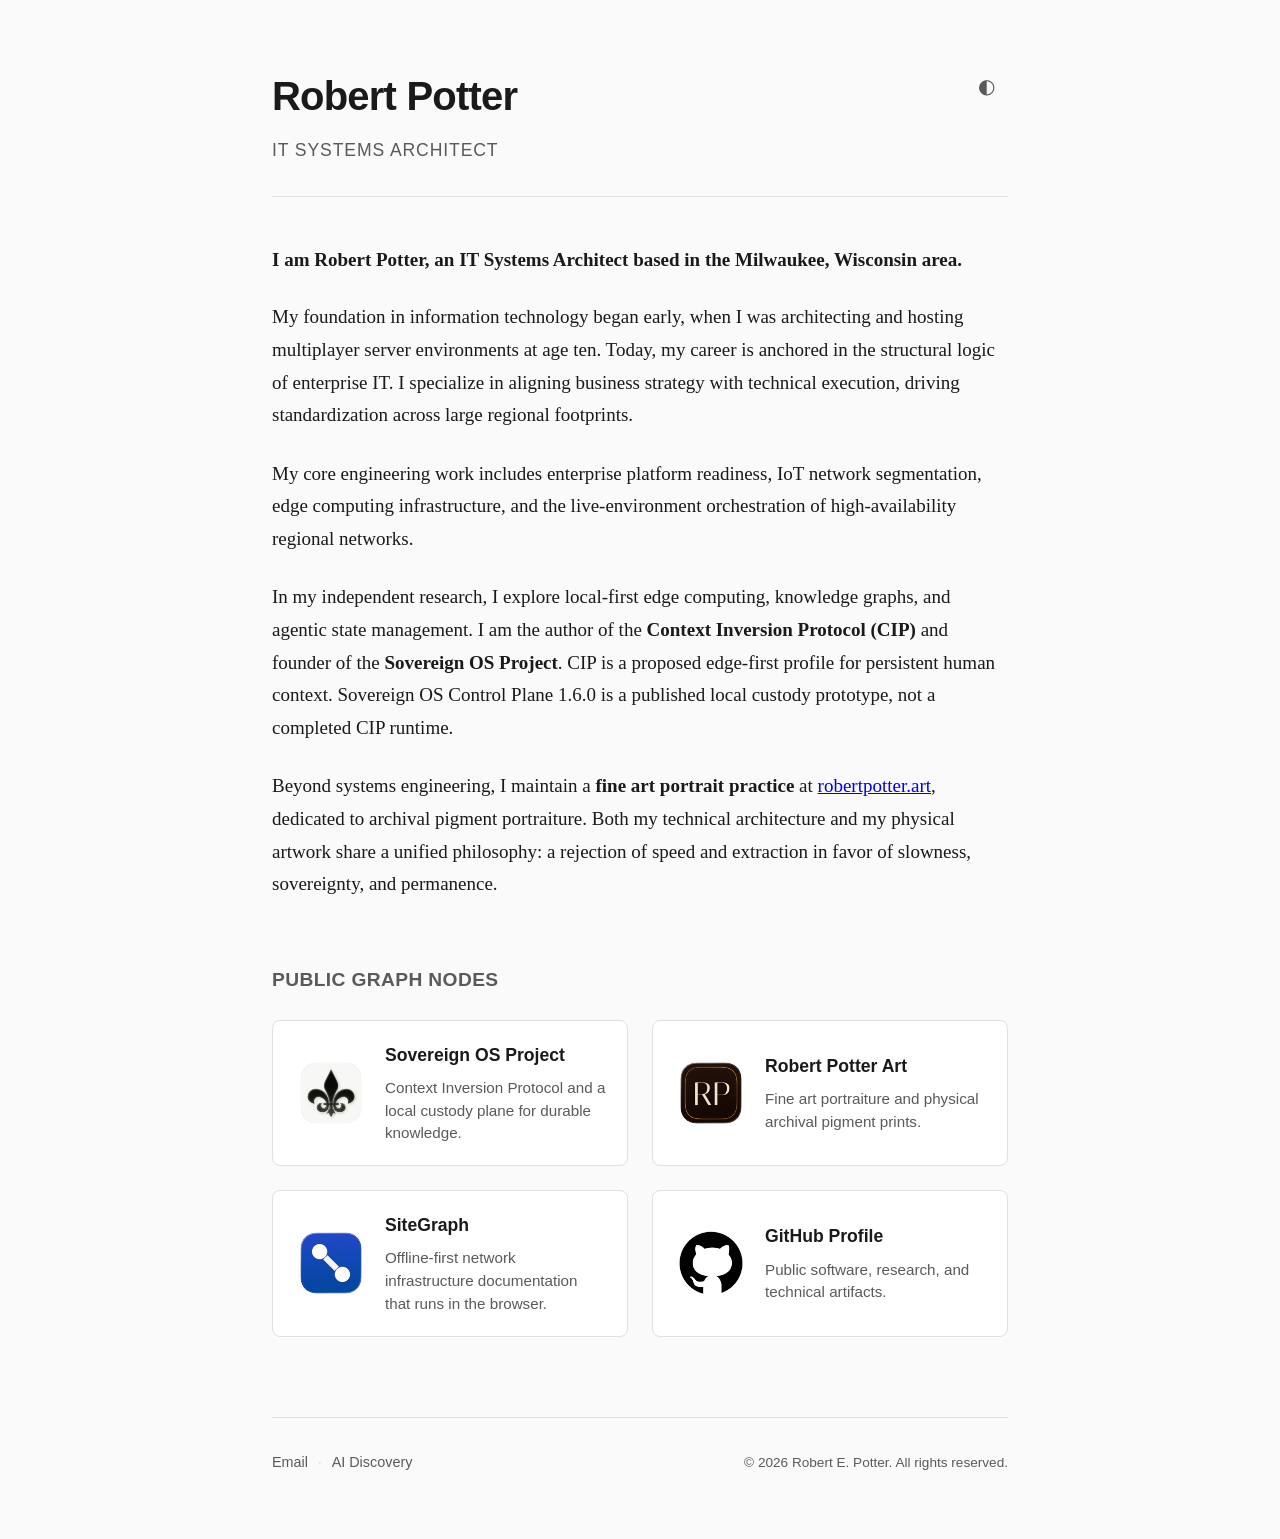
<file: index.html>
<!DOCTYPE html>
<html lang="en">
<head>
    <meta charset="UTF-8">
    <meta name="viewport" content="width=device-width, initial-scale=1.0, viewport-fit=cover">
    <meta name="color-scheme" content="light dark">
    <meta name="theme-color" content="#FAFAFA">
    <title>Robert Potter | IT Systems Architect</title>
    <meta name="description" content="Robert Potter is an IT Systems Architect based in the Milwaukee, Wisconsin area, specializing in enterprise IT infrastructure and network engineering. He also maintains a fine art portrait practice at robertpotter.art.">
    <meta name="robots" content="index, follow">
    <meta property="og:title" content="Robert Potter | IT Systems Architect">
    <meta property="og:site_name" content="Robert Potter">
    <meta property="og:description" content="Robert Potter is an IT Systems Architect based in the Milwaukee, Wisconsin area, specializing in enterprise IT infrastructure and network engineering. He also maintains a fine art portrait practice at robertpotter.art.">
    <meta property="og:type" content="website">
    <meta property="og:url" content="https://robertpotter.me/">
    <meta property="og:image" content="https://robertpotter.me/img/social-preview.png">
    <meta property="og:image:type" content="image/png">
    <meta property="og:image:width" content="1200">
    <meta property="og:image:height" content="630">
    <meta property="og:image:alt" content="Robert Potter — IT Systems Architect. Milwaukee, Wisconsin. robertpotter.me">
    <meta name="twitter:card" content="summary_large_image">
    <meta name="twitter:title" content="Robert Potter | IT Systems Architect">
    <meta name="twitter:description" content="Robert Potter is an IT Systems Architect based in the Milwaukee, Wisconsin area, specializing in enterprise IT infrastructure and network engineering. He also maintains a fine art portrait practice at robertpotter.art.">
    <meta name="twitter:image" content="https://robertpotter.me/img/social-preview.png">
    <meta name="twitter:image:alt" content="Robert Potter — IT Systems Architect. Milwaukee, Wisconsin. robertpotter.me">
    <link rel="canonical" href="https://robertpotter.me/">
    <!-- Favicon Suite for Safari and cross-browser compatibility -->
    <link rel="icon" href="/favicon.ico" sizes="48x48">
    <link rel="icon" type="image/png" sizes="96x96" href="/img/favicon.png">
    <link rel="icon" type="image/svg+xml" href="/img/favicon.svg">
    <link rel="apple-touch-icon" href="/img/apple-touch-icon.png">
    <script>
        (() => {
            let theme;
            try {
                theme = localStorage.getItem('robertpotter-theme');
            } catch {}
            if (theme !== 'dark' && theme !== 'light') {
                theme = window.matchMedia?.('(prefers-color-scheme: dark)').matches ? 'dark' : 'light';
            }
            document.documentElement.dataset.theme = theme;
            document.querySelector('meta[name="theme-color"]').content =
                theme === 'dark' ? '#0F1110' : '#FAFAFA';
        })();
    </script>
    
    <!-- Plain-text orientation and discovery manifest -->
    <link rel="describedby" type="text/markdown" href="https://robertpotter.me/llms.txt">
    
    <!-- AI & Knowledge Graph Indexing (JSON-LD) -->
    <script type="application/ld+json">
    {
      "@context": "https://schema.org",
      "@graph": [
        {
          "@type": "Person",
          "@id": "https://robertpotter.me/#person",
          "name": "Robert E. Potter",
          "givenName": "Robert",
          "familyName": "Potter",
          "alternateName": ["Robert Potter", "Robert Eynon Potter"],
          "url": "https://robertpotter.me/",
          "image": {
            "@type": "ImageObject",
            "url": "https://robertpotter.me/img/social-preview.png",
            "contentUrl": "https://robertpotter.me/img/social-preview.png",
            "width": 1200,
            "height": 630,
            "encodingFormat": "image/png",
            "caption": "Robert Potter — IT Systems Architect. Milwaukee, Wisconsin. robertpotter.me"
          },
          "jobTitle": "IT Systems Architect",
          "disambiguatingDescription": "Robert E. Potter of the Milwaukee, Wisconsin area, also Robert Eynon Potter: IT Systems Architect and author of the Context Inversion Protocol. Canonical site https://robertpotter.me. Distinct from cybersecurity executive Robert J. Potter of Oomnitza and SYN Ventures; from Chicago photographer Robert Erving Potter III (rep3.com); and from the Orlando cybersecurity practitioner at https://robertpotter.dev (ThreatLocker / 'The Cyber Wizard'). GitHub profile https://github.com/robertpotter-dev is this identity, not robertpotter.dev.",
          "homeLocation": {
            "@type": "Place",
            "name": "Milwaukee, Wisconsin"
          },

          "description": "Robert Potter is an IT Systems Architect, author of the Context Inversion Protocol, and founder of the Sovereign OS Project independent research initiative. He also maintains a fine art portrait practice at robertpotter.art.",
          "keywords": "Robert Potter, IT Systems Architect, Information Technology, Enterprise IT Infrastructure, Systems Engineering, Enterprise Platform Readiness, IoT Network Segmentation, Edge Computing Infrastructure, High-Availability Networks, Regional Standardization, Sovereign OS, Context Inversion Protocol, Agentic State Management, Robert Potter Art",
          "knowsAbout": [
            "Information Technology",
            "IT Systems Architecture",
            "Enterprise Infrastructure",
            "IoT Network Segmentation",
            "Edge Computing Infrastructure",
            "Enterprise Platform Readiness",
            "Systems Engineering",
            "Edge Computing",
            "Agentic State Management",
            "Knowledge Graphs",
            { "@id": "https://sovereignos.foundation/#context-inversion-protocol" },
            { "@id": "https://sovereignos.foundation/#initiative" },
            { "@id": "https://robertpotter-dev.github.io/sitegraph/#software" },
            { "@id": "https://robertpotter.art/#website" }
          ],
          "sameAs": [
            "https://github.com/robertpotter-dev",
            "https://instagram.com/robepotter",
            "https://orcid.org/0009-0003-7903-558X"
          ]
        },
        {
          "@type": "CreativeWork",
          "@id": "https://sovereignos.foundation/#context-inversion-protocol",
          "name": "Context Inversion Protocol",
          "alternateName": "CIP",
          "url": "https://sovereignos.foundation/concept/",
          "creativeWorkStatus": "Proposed",
          "author": { "@id": "https://robertpotter.me/#person" }
        },
        {
          "@type": "TechArticle",
          "@id": "https://sovereignos.foundation/whitepaper/#article",
          "url": "https://sovereignos.foundation/whitepaper/",
          "headline": "The Context Inversion Protocol: An Edge-First Profile for Persistent Human Context, with a Local Custody and Provenance Prototype",
          "version": "0.2.0",
          "identifier": {
            "@type": "PropertyValue",
            "propertyID": "DOI",
            "value": "10.5281/zenodo.22313971",
            "url": "https://doi.org/10.5281/zenodo.22313971"
          },
          "sameAs": "https://doi.org/10.5281/zenodo.22313971",
          "author": { "@id": "https://robertpotter.me/#person" },
          "isPartOf": { "@id": "https://sovereignos.foundation/#initiative" }
        },
        {
          "@type": "ResearchProject",
          "@id": "https://sovereignos.foundation/#initiative",
          "name": "Sovereign OS Project",
          "url": "https://sovereignos.foundation/",
          "founder": { "@id": "https://robertpotter.me/#person" }
        },
        {
          "@type": "CreativeWork",
          "@id": "https://sovereignos.foundation/#sovereign-os",
          "name": "Sovereign OS",
          "url": "https://github.com/robertpotter-dev/sos-control-plane",
          "creativeWorkStatus": "Published prototype — custody plane; CIP runtime not shipped",
          "author": { "@id": "https://robertpotter.me/#person" }
        },
        {
          "@type": "SoftwareApplication",
          "@id": "https://robertpotter-dev.github.io/sitegraph/#software",
          "name": "SiteGraph",
          "url": "https://robertpotter-dev.github.io/sitegraph/",
          "author": { "@id": "https://robertpotter.me/#person" }
        },
        {
          "@type": "WebSite",
          "@id": "https://robertpotter.art/#website",
          "name": "Robert Potter Art",
          "url": "https://robertpotter.art/",
          "creator": { "@id": "https://robertpotter.me/#person" }
        },
        {
          "@type": "WebSite",
          "@id": "https://robertpotter.me/#website",
          "url": "https://robertpotter.me/",
          "name": "Robert Potter",
          "alternateName": "Robert E. Potter",
          "description": "The canonical professional website of Robert Potter, an IT Systems Architect based in Wisconsin. He also maintains a fine art portrait practice at robertpotter.art.",
          "image": "https://robertpotter.me/img/social-preview.png",
          "publisher": {"@id": "https://robertpotter.me/#person"}
        },
        {
          "@type": "ProfilePage",
          "@id": "https://robertpotter.me/#profile",
          "url": "https://robertpotter.me/",
          "name": "Robert Potter | IT Systems Architect",
          "dateModified": "2026-08-29T00:00:00-05:00",
          "isPartOf": {"@id": "https://robertpotter.me/#website"},
          "mainEntity": {"@id": "https://robertpotter.me/#person"}
        }
      ]
    }
    </script>
  <script type="module" crossorigin src="/assets/index-C6Aewrkq.js"></script>
  <link rel="stylesheet" crossorigin href="/assets/index-DMoZu-lJ.css">
</head>
<body>
    <main class="container">
        <header class="hero">
            <h1>Robert Potter</h1>
            <p class="subtitle">IT Systems Architect</p>
            <button
                class="theme-toggle"
                id="themeToggle"
                type="button"
                aria-label="Toggle color theme"
                aria-pressed="false"
                title="Toggle color theme"
                data-nosnippet
                hidden
            >
                <span aria-hidden="true">◐&#xfe0e;</span>
            </button>
        </header>

        <section class="about">
            <p class="lede"><strong>I am Robert Potter, an IT Systems Architect based in the Milwaukee, Wisconsin area.</strong></p>
            <p>My foundation in information technology began early, when I was architecting and hosting multiplayer server environments at age ten. Today, my career is anchored in the structural logic of enterprise IT. I specialize in aligning business strategy with technical execution, driving standardization across large regional footprints.</p>
            <p>My core engineering work includes enterprise platform readiness, IoT network segmentation, edge computing infrastructure, and the live-environment orchestration of high-availability regional networks.</p>
            <p>In my independent research, I explore local-first edge computing, knowledge graphs, and agentic state management. I am the author of the <strong>Context Inversion Protocol (CIP)</strong> and founder of the <strong>Sovereign OS Project</strong>. CIP is a proposed edge-first profile for persistent human context. Sovereign OS Control Plane 1.6.0 is a published local custody prototype, not a completed CIP runtime.</p>
            <p>Beyond systems engineering, I maintain a <strong>fine art portrait practice</strong> at <a href="https://robertpotter.art/">robertpotter.art</a>, dedicated to archival pigment portraiture. Both my technical architecture and my physical artwork share a unified philosophy: a rejection of speed and extraction in favor of slowness, sovereignty, and permanence.</p>
        </section>

        <section class="nodes">
            <h2>Public Graph Nodes</h2>
            <div class="grid">
                <a href="https://sovereignos.foundation" class="card">
                    <img class="card-icon" src="./img/sovereignos-ios.png" alt="" width="300" height="300" loading="lazy" decoding="async">
                    <div class="card-copy">
                        <h3>Sovereign OS Project</h3>
                        <p>Context Inversion Protocol and a local custody plane for durable knowledge.</p>
                    </div>
                </a>
                
                <a href="https://robertpotter.art" class="card">
                    <img class="card-icon" src="./img/robertpotter-art-ios.png" alt="" width="300" height="300" loading="lazy" decoding="async">
                    <div class="card-copy">
                        <h3>Robert Potter Art</h3>
                        <p>Fine art portraiture and physical archival pigment prints.</p>
                    </div>
                </a>

                <a href="https://robertpotter-dev.github.io/sitegraph/" class="card">
                    <img class="card-icon" src="./img/sitegraph-ios.png" alt="" width="300" height="300" loading="lazy" decoding="async">
                    <div class="card-copy">
                        <h3>SiteGraph</h3>
                        <p>Offline-first network infrastructure documentation that runs in the browser.</p>
                    </div>
                </a>
                
                <a href="https://github.com/robertpotter-dev" class="card">
                    <span class="card-icon github-icon" aria-hidden="true">
                        <img class="github-mark github-mark-dark" src="./img/github-dark.png" alt="" width="300" height="300" loading="lazy" decoding="async">
                        <img class="github-mark github-mark-light" src="./img/github-light.png" alt="" width="300" height="300" loading="lazy" decoding="async">
                    </span>
                    <div class="card-copy">
                        <h3>GitHub Profile</h3>
                        <p>Public software, research, and technical artifacts.</p>
                    </div>
                </a>
            </div>
        </section>

        <footer>
            <div class="footer-links">
                <button class="footer-link" id="emailButton" type="button" aria-label="Email Robert Potter" hidden>Email</button>
                <span class="footer-separator" id="emailSeparator" aria-hidden="true" hidden>&middot;</span>
                <a class="footer-link" href="/llms.txt">AI Discovery</a>
            </div>
            <p class="copyright">&copy; 2026 Robert E. Potter. All rights reserved.</p>
        </footer>
    </main>
</body>
</html>
</file>
<file: assets/index-DMoZu-lJ.css>
:root{--bg-color: #FAFAFA;--surface-color: #FFFFFF;--text-primary: #1A1A1A;--text-secondary: #5A5A5A;--border-color: #E0E0E0;--accent-color: #2D4A35;--focus-color: #2D4A35;--shadow-color: rgba(0, 0, 0, .05);--github-dark-display: block;--github-light-display: none;--font-sans: -apple-system, BlinkMacSystemFont, "Segoe UI", Roboto, Helvetica, Arial, sans-serif;--font-serif: "Georgia", "Times New Roman", serif;color-scheme:light}@media (prefers-color-scheme: dark){:root:not([data-theme=light]){--bg-color: #0F1110;--surface-color: #171A18;--text-primary: #F1F3F1;--text-secondary: #A8AFA9;--border-color: #343834;--accent-color: #95B09C;--focus-color: #B1C8B6;--shadow-color: rgba(0, 0, 0, .35);--github-dark-display: none;--github-light-display: block;color-scheme:dark}}:root[data-theme=dark]{--bg-color: #0F1110;--surface-color: #171A18;--text-primary: #F1F3F1;--text-secondary: #A8AFA9;--border-color: #343834;--accent-color: #95B09C;--focus-color: #B1C8B6;--shadow-color: rgba(0, 0, 0, .35);--github-dark-display: none;--github-light-display: block;color-scheme:dark}*{box-sizing:border-box;margin:0;padding:0}.no-transition,.no-transition *{transition:none!important}body{background-color:var(--bg-color);color:var(--text-primary);font-family:var(--font-sans);line-height:1.6;-webkit-font-smoothing:antialiased;-moz-osx-font-smoothing:grayscale;transition:background-color .2s ease,color .2s ease}.container{max-width:800px;margin:0 auto;padding:max(4rem,env(safe-area-inset-top)) max(2rem,env(safe-area-inset-right)) max(4rem,env(safe-area-inset-bottom)) max(2rem,env(safe-area-inset-left))}.hero{position:relative;margin-bottom:3rem;border-bottom:1px solid var(--border-color);padding:0 4rem 2rem 0}.hero h1{font-size:2.5rem;font-weight:700;letter-spacing:-.02em;margin-bottom:.5rem}.subtitle{font-size:1.1rem;color:var(--text-secondary);font-weight:500;letter-spacing:.05em;text-transform:uppercase}.theme-toggle{position:absolute;top:0;right:0;display:inline-grid;width:44px;height:44px;place-items:center;border:1px solid transparent;border-radius:8px;background:transparent;color:var(--text-secondary);font-family:Arial,sans-serif;font-size:1.25rem;line-height:1;cursor:pointer;-webkit-tap-highlight-color:transparent;transition:color .2s ease,background-color .2s ease,border-color .2s ease}.theme-toggle[hidden]{display:none}@media (hover: hover){.theme-toggle:hover{color:var(--accent-color);border-color:var(--accent-color)}}.theme-toggle:focus-visible,.card:focus-visible,.footer-link:focus-visible{outline:2px solid var(--focus-color);outline-offset:3px}.about{font-size:clamp(1.0625rem,1rem + .25vw,1.1875rem);font-family:var(--font-serif);color:var(--text-primary);margin-bottom:4rem;line-height:1.72}.about p{text-wrap:pretty}.about p+p{margin-top:1.35em}.about .lede{line-height:1.6}.nodes h2{font-size:1.2rem;font-weight:600;margin-bottom:1.5rem;letter-spacing:.02em;text-transform:uppercase;color:var(--text-secondary)}.grid{display:grid;grid-template-columns:repeat(auto-fit,minmax(300px,1fr));gap:1.5rem}.card{display:grid;grid-template-columns:4.75rem minmax(0,1fr);gap:1rem;align-items:center;padding:1.25rem;background:var(--surface-color);border:1px solid var(--border-color);border-radius:8px;text-decoration:none;color:inherit;transition:transform .2s ease,box-shadow .2s ease,border-color .2s ease}.card:hover{transform:translateY(-2px);box-shadow:0 4px 12px var(--shadow-color);border-color:var(--accent-color)}.card-icon{display:block;width:4.75rem;height:4.75rem;object-fit:contain}.github-icon{display:grid;place-items:center}.github-mark{grid-area:1 / 1;width:100%;height:100%;object-fit:contain}.github-mark-dark{display:var(--github-dark-display)}.github-mark-light{display:var(--github-light-display)}.card h3{font-size:1.1rem;font-weight:600;margin-bottom:.5rem;color:var(--text-primary)}.card p{font-size:.95rem;color:var(--text-secondary);line-height:1.5}footer{margin-top:5rem;padding-top:2rem;border-top:1px solid var(--border-color);display:flex;justify-content:space-between;align-items:center}.footer-links{display:flex;align-items:center;gap:.6rem}.footer-link{padding:0;border:0;background:none;color:var(--text-secondary);text-decoration:none;font-family:inherit;font-size:.9rem;font-weight:500;line-height:inherit;cursor:pointer;transition:color .2s ease}.footer-link[hidden],.footer-separator[hidden]{display:none}.footer-link:hover{color:var(--accent-color)}.footer-separator{color:var(--border-color)}.copyright{font-size:.85rem;color:var(--text-secondary)}@media (max-width: 600px){.container{padding:max(2rem,env(safe-area-inset-top)) max(1.5rem,env(safe-area-inset-right)) max(2rem,env(safe-area-inset-bottom)) max(1.5rem,env(safe-area-inset-left))}.hero h1{font-size:2rem}.grid{grid-template-columns:1fr}footer{flex-direction:column;align-items:flex-start;gap:1rem}}@media (prefers-reduced-motion: reduce){body,.theme-toggle,.card,.footer-link{transition:none}.card:hover{transform:none}}
</file>
